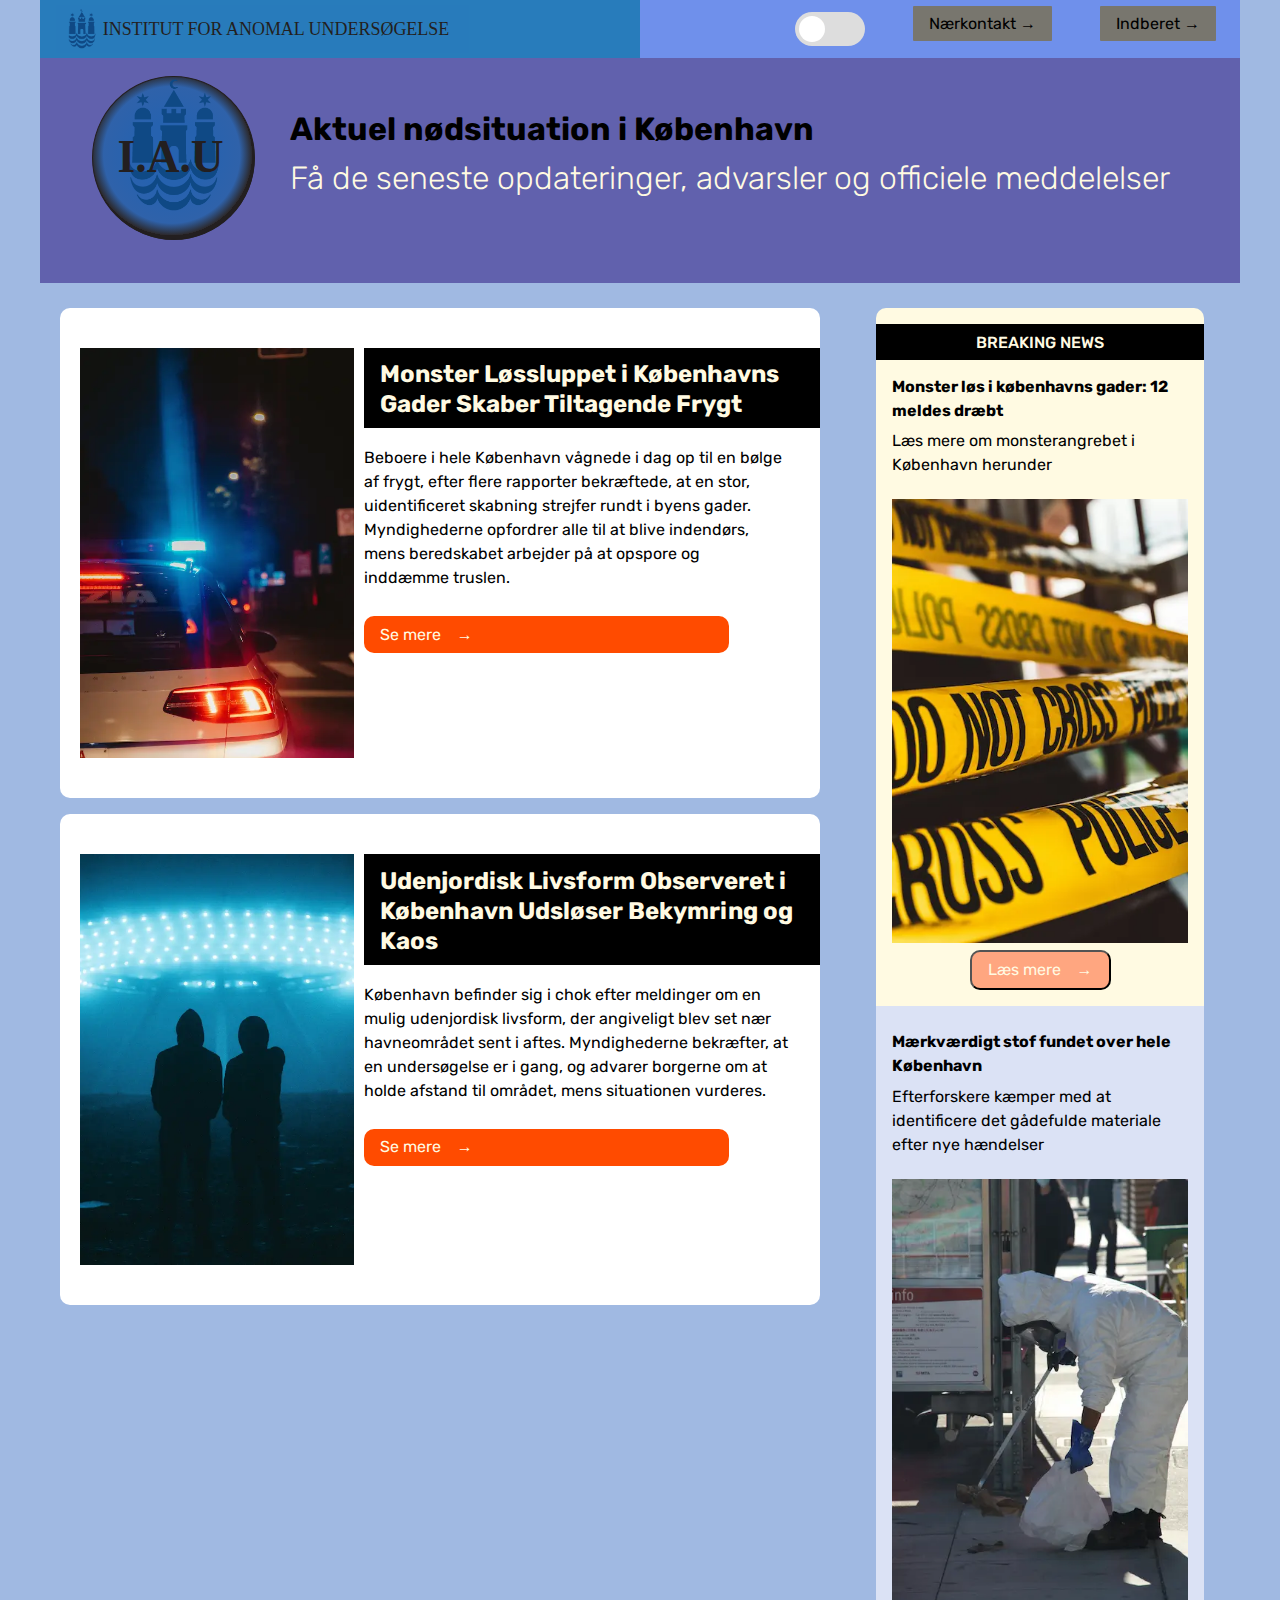
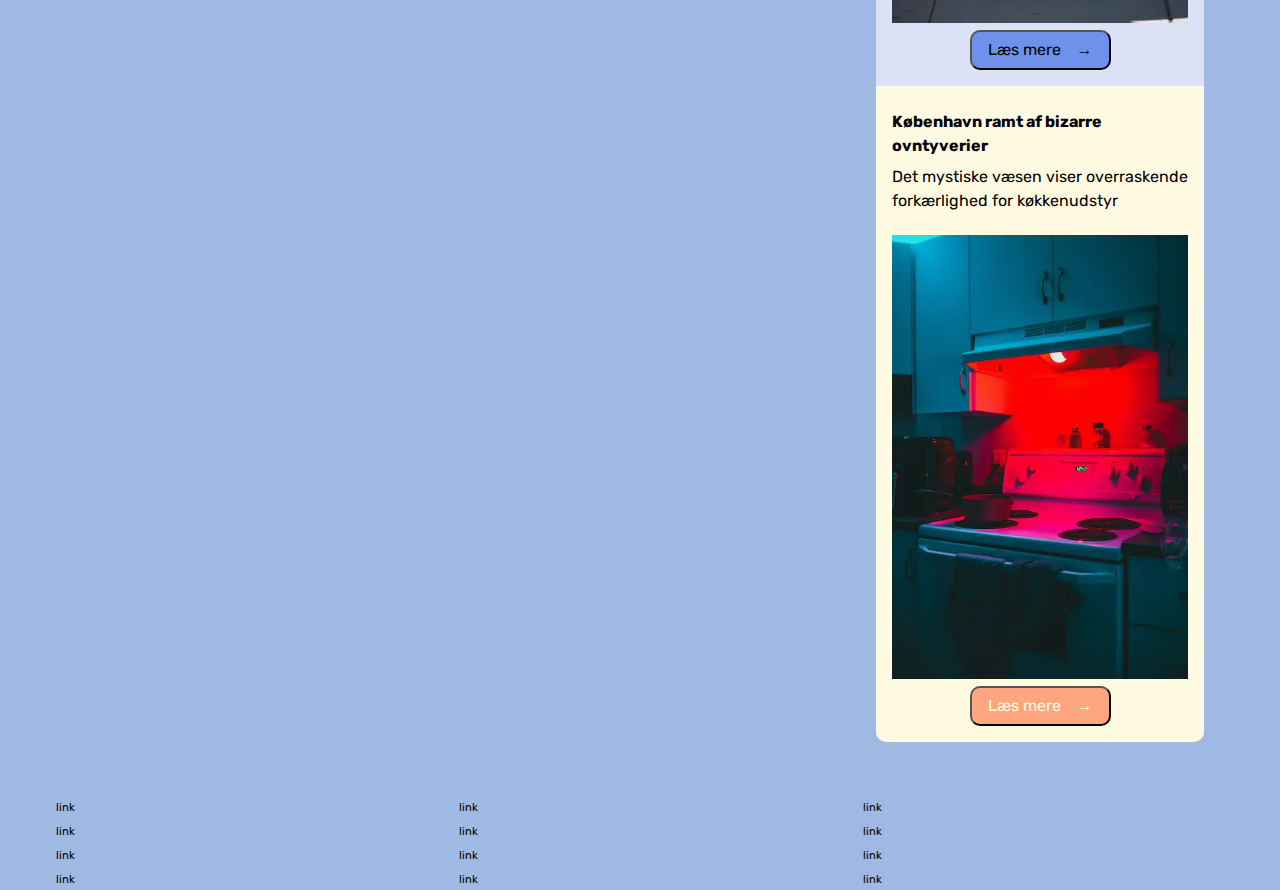
<file: index.html>
<!DOCTYPE html>
<html lang="en">
  <head>
    <meta charset="UTF-8" />
    <meta http-equiv="X-UA-Compatible" content="IE=edge" />
    <meta name="viewport" content="width=device-width, initial-scale=1.0" />
    <link rel="stylesheet" href="css/reset.css" />
    <link rel="stylesheet" href="css/custom.css" />
    <link rel="stylesheet" href="css/fonts.css" />
    <link rel="stylesheet" href="css/general.css" />
    <link rel="stylesheet" href="css/layout.css" />
    <link rel="stylesheet" href="css/burger.css" />
    <link rel="stylesheet" href="css/cards.css" />
    <link rel="stylesheet" href="css/index.css" />
    <link rel="icon" type="image/png" href="img/fav.png" />
    <title>Emergency Site</title>
  </head>
  <body id="frontpage">
    <header>
      <nav>
        <div id="logotype-wrapper" class="logo">
          <a href="index.html">
            <img src="svger/Logotype-iau.svg" alt="logotype" />
          </a>
        </div>
        <ul class="menu">
          <div class="darkmode">
            <input type="checkbox" id="toggle" />
            <label for="toggle"></label>
          </div>
          <li><a class="menuItem" href="instruction.html">Nærkontakt </a></li>
          <li><a class="menuItem" href="register.html">Indberet</a></li>
        </ul>
        <button class="burger">
          <span class="line"></span>
          <span class="line"></span>
          <span class="line"></span>
        </button>
      </nav>
    </header>
    <section id="main-disclamer">
      <div id="main-disclamer-content">
        <img src="svger/Emblem3.svg" alt="ICON" />
        <div>
          <h1>Aktuel nødsituation i København</h1>
          <p class="sub">
            Få de seneste opdateringer, advarsler og officiele meddelelser
          </p>
        </div>
      </div>
    </section>
    <main>
      <section id="daily">
        <article class="daily_card">
          <img src="Billeder/politibil.webp" alt="teaser_img" />
          <div class="daily_text">
            <h2>
              Monster Løssluppet i Københavns Gader Skaber Tiltagende Frygt
            </h2>
            <p>
              Beboere i hele København vågnede i dag op til en bølge af frygt,
              efter flere rapporter bekræftede, at en stor, uidentificeret
              skabning strejfer rundt i byens gader. Myndighederne opfordrer
              alle til at blive indendørs, mens beredskabet arbejder på at
              opspore og inddæmme truslen.
            </p>
            <details name="moreInfo">
              <summary class="cta_btn">Se mere</summary>
              <div class="content">
                <p>
                  Vidneberetninger beskriver skabningen som tårnhøj, hurtig og i
                  stand til at glide gennem smalle passager med en foruroligende
                  lethed. Panikken har bredt sig hurtigt i bydele som Nørrebro
                  og Østerbro, hvor observationerne har været hyppigst. Byens
                  myndigheder kæmper for at følge med den konstante strøm af
                  opkald til alarmcentralen, og politipatruljer er blevet
                  fordoblet som en ekstra sikkerhedsforanstaltning. Skoler er
                  lukket før tid, den offentlige transport er stærkt forstyrret,
                  og mange beboere barrikaderer sig i deres hjem. Eksperter har
                  endnu ikke identificeret skabningen eller dens oprindelse, men
                  understreger, at dens uforudsigelige adfærd udgør en alvorlig
                  risiko for offentligheden. Mens eftersøgningen intensiveres,
                  holder København vejret, venter på svar – og håber, at
                  skabningen bliver standset, før mørket falder på.
                </p>
              </div>
            </details>
          </div>
        </article>
        <article class="daily_card">
          <img src="Billeder/ufo.webp" alt="teaser_img" />
          <div class="daily_text">
            <h2>
              Udenjordisk Livsform Observeret i København Udsløser Bekymring og
              Kaos
            </h2>
            <p>
              København befinder sig i chok efter meldinger om en mulig
              udenjordisk livsform, der angiveligt blev set nær havneområdet
              sent i aftes. Myndighederne bekræfter, at en undersøgelse er i
              gang, og advarer borgerne om at holde afstand til området, mens
              situationen vurderes.
            </p>
            <details>
              <summary class="cta_btn">Se mere</summary>
              <div class="content">
                <p>
                  Ifølge vidner dukkede en lysende, menneskelignende skikkelse
                  op langs kajkanten, før den hurtigt forsvandt i retning af
                  Amager. Observationen har skabt både frygt og fascination
                  blandt beboerne, men også en stigende uro, da politiet kort
                  efter afspærrede området og tilkaldte militært personel.
                  Nyhedsmedierne svømmer i spekulationer, og sociale medier er
                  oversvømmet med videoer og teorier om alt fra rumvæsener til
                  hemmelige eksperimenter. I kølvandet på hændelsen har flere
                  institutioner midlertidigt lukket, og transportnettet er
                  påvirket af afspærringer og intensiveret overvågning.
                  Eksperter understreger, at der endnu ikke foreligger
                  bekræftede oplysninger om livsformens natur eller intentioner,
                  men kalder episoden “uden fortilfælde” i dansk historie. Midt
                  i den voksende usikkerhed forsøger myndighederne at dæmpe
                  panikken – men for mange københavnere er det først nu, den
                  virkelige frygt er begyndt.
                </p>
              </div>
            </details>
          </div>
        </article>
      </section>

      <section id="breaking">
        <article class="news_card">
          <h3>Monster løs i københavns gader: 12 meldes dræbt</h3>
          <p>Læs mere om monsterangrebet i København herunder</p>
          <img src="Billeder/donotcross.webp" alt="news_img" />
          <button class="cta_btn" popovertarget="pop1">Læs mere</button>
          <div popover id="pop1">
            <p>
              København – Politiet efterforsker en række mystiske og brutale
              dødsfald i hovedstaden, hvor i alt tolv personer foreløbigt er
              bekræftet dræbt. Myndighederne beskriver gerningsmanden som et
              “ukendt væsen af ikke-menneskelig oprindelse” og advarer om, at
              der kan være et betydeligt mørketal. Flere øjenvidner har
              rapporteret om et stort, krabbelignende monster, der bevæger sig
              gennem byens gader efter mørkets frembrud. Politiet opfordrer
              borgerne til at forblive indendørs og undgå at færdes alene om
              natten, mens man arbejder intenst på at opspore og neutralisere
              truslen.
            </p>
          </div>
        </article>

        <article class="news_card">
          <h3>Mærkværdigt stof fundet over hele København</h3>
          <p>
            Efterforskere kæmper med at identificere det gådefulde materiale
            efter nye hændelser
          </p>
          <img src="Billeder/hazmat.webp" alt="news_img" />
          <button class="cta_btn" popovertarget="pop2">Læs mere</button>
          <div popover id="pop2">
            <p>
              Det uidentificerede væsen, der i de seneste dage har skabt uro i
              København, efterlader nu et endnu større mysterium: et ukendt,
              skinnende stof fundet på flere gerningssteder. Ifølge politiets
              teknikere pulserer materialet svagt, som om det er levende, og det
              reagerer usædvanligt på lys og varme. Prøver er sendt til analyse,
              men foreløbige tests kan hverken be- eller afkræfte, om stoffet er
              biologisk, kemisk eller noget helt tredje. Myndighederne opfordrer
              borgerne til straks at kontakte politiet, hvis de støder på det
              mærkelige materiale—og absolut ikke røre det.
            </p>
          </div>
        </article>
        <article class="news_card">
          <h3>København ramt af bizarre ovntyverier</h3>
          <p>
            Det mystiske væsen viser overraskende forkærlighed for køkkenudstyr
          </p>
          <img src="Billeder/ovn.webp" alt="news_img" />
          <button class="cta_btn" popovertarget="pop3">Læs mere</button>
          <div popover id="pop3">
            <p>
              Efter flere nætter med urovækkende hændelser står én ting nu klart
              for efterforskerne: det uidentificerede væsen, der bevæger sig
              rundt i København, ser ud til at have en helt særlig interesse i…
              ovne. Beboere fra både lejligheder og villaer har meldt om
              sporløst forsvundne komfurer, hvor eneste tegn på indbrud er den
              samme uforklarlige, glitrende substans, som væsenet tidligere har
              efterladt. Politiet kan endnu ikke forklare, hvorfor netop ovne er
              målet, men eksperter undersøger, om det mærkelige stof har en
              reaktion på varme, der måske tiltrækker væsenet. Borgere opfordres
              til at sikre deres køkkener og rapportere enhver usædvanlig
              aktivitet.
            </p>
          </div>
        </article>
      </section>
    </main>

    <footer>
      <nav class="some">
        <ul>
          <li><a href="">link</a></li>
          <li><a href="">link</a></li>
          <li><a href="">link</a></li>
          <li><a href="">link</a></li>
        </ul>
      </nav>
      <nav class="another">
        <ul>
          <li><a href="">link</a></li>
          <li><a href="">link</a></li>
          <li><a href="">link</a></li>
          <li><a href="">link</a></li>
        </ul>
      </nav>
      <nav class="yetanother">
        <ul>
          <li><a href="">link</a></li>
          <li><a href="">link</a></li>
          <li><a href="">link</a></li>
          <li><a href="">link</a></li>
        </ul>
      </nav>
    </footer>
    <script src="js/burger.js"></script>
    <script src="js/main.js"></script>
    <!-- <script src="js/main.js"></script> -->
  </body>
</html>
</file>
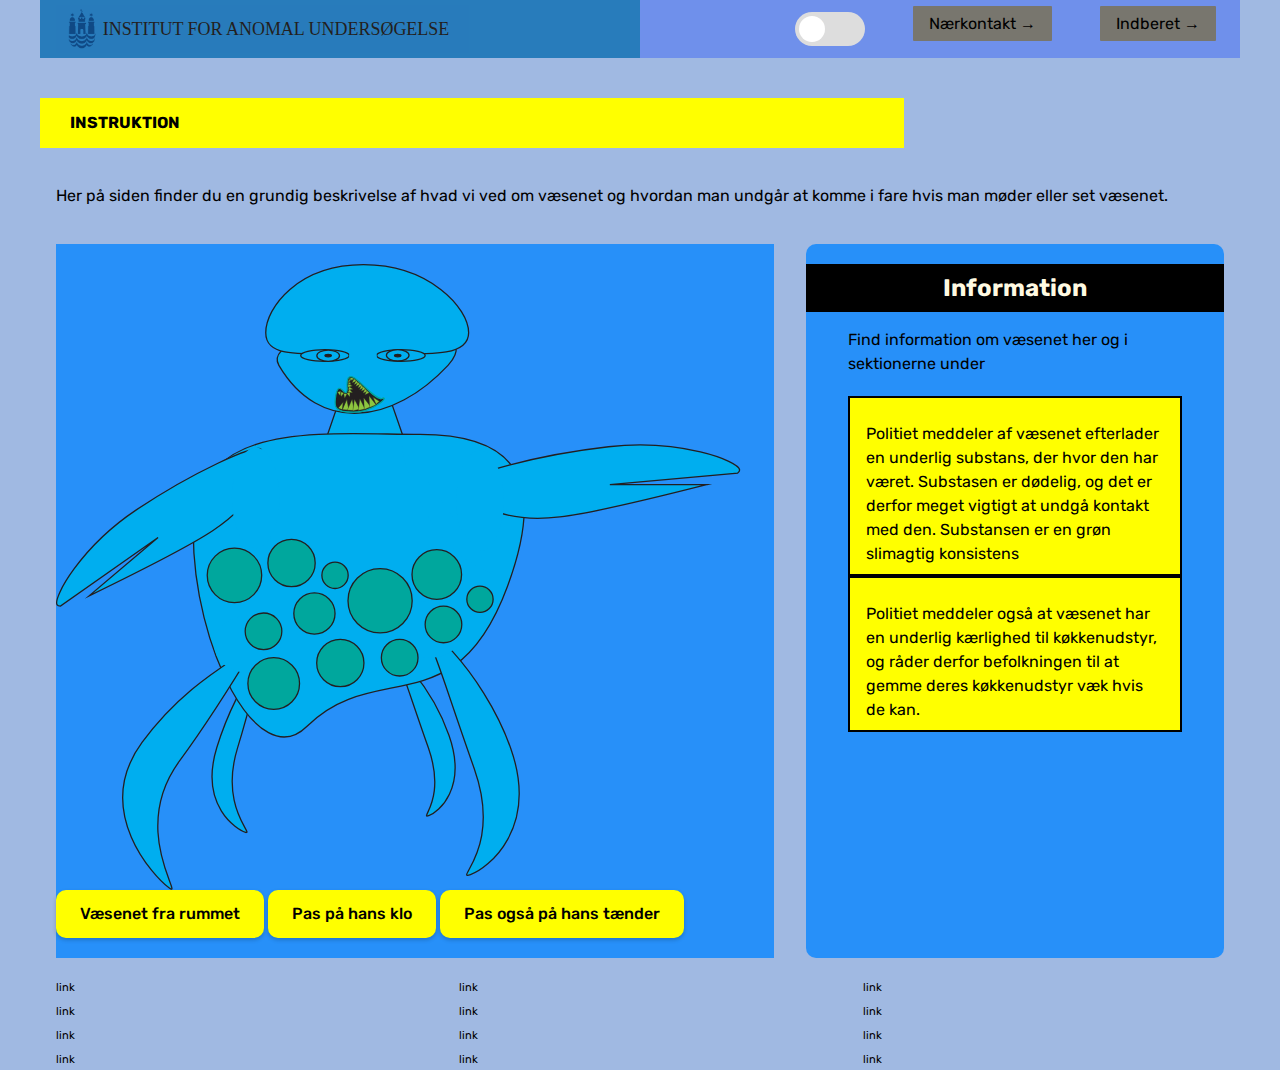
<file: instruction.html>
<!DOCTYPE html>
<html lang="en">
  <head>
    <meta charset="UTF-8" />
    <meta http-equiv="X-UA-Compatible" content="IE=edge" />
    <meta name="viewport" content="width=device-width, initial-scale=1.0" />
    <link rel="stylesheet" href="css/reset.css" />
    <link rel="stylesheet" href="css/custom.css" />
    <link rel="stylesheet" href="css/fonts.css" />
    <link rel="stylesheet" href="css/general.css" />
    <link rel="stylesheet" href="css/layout.css" />
    <link rel="stylesheet" href="css/burger.css" />
    <link rel="stylesheet" href="css/cards.css" />
    <link rel="stylesheet" href="css/infographic.css" />
    <link rel="icon" type="image/png" href="img/fav.png" />
    <title>Emergency Site</title>
  </head>
  <body id="instruction">
    <header>
      <nav>
        <div id="logotype-wrapper" class="logo">
          <a href="index.html">
            <img src="svger/Logotype-iau.svg" alt="logotype" />
          </a>
        </div>
        <ul class="menu">
          <div class="darkmode">
            <input type="checkbox" id="toggle" />
            <label for="toggle"></label>
          </div>
          <li><a class="menuItem" href="instruction.html">Nærkontakt </a></li>
          <li><a class="menuItem" href="register.html">Indberet</a></li>
        </ul>
        <button class="burger">
          <span class="line"></span>
          <span class="line"></span>
          <span class="line"></span>
        </button>
      </nav>
    </header>

    <main>
      <h1>INSTRUKTION</h1>
      <p class="p-info">
        Her på siden finder du en grundig beskrivelse af hvad vi ved om væsenet
        og hvordan man undgår at komme i fare hvis man møder eller set væsenet.
      </p>
      <section class="info-graphic">
        <svg
          id="Layer_1"
          data-name="Layer 1"
          xmlns="http://www.w3.org/2000/svg"
          viewBox="0 0 555.45 484.11"
        >
          <defs>
            <style>
              .cls-1 {
                stroke: #00a79d;
              }

              .cls-1,
              .cls-2,
              .cls-3,
              .cls-4,
              .cls-5,
              .cls-6 {
                stroke-miterlimit: 10;
              }

              .cls-1,
              .cls-4 {
                fill: #231f20;
              }

              .cls-2 {
                stroke-width: 0.5px;
              }

              .cls-2,
              .cls-3,
              .cls-7 {
                fill: #8dc63f;
              }

              .cls-2,
              .cls-3,
              .cls-4,
              .cls-5,
              .cls-6 {
                stroke: #231f20;
              }

              .cls-3 {
                stroke-width: 0.25px;
              }

              .cls-8,
              .cls-5 {
                fill: #00aeef;
              }

              .cls-6 {
                fill: #00a79d;
              }

              .cls-9 {
                fill: rgba(0, 167, 157, 0);
              }
            </style>
          </defs>
          <g id="Layer_1-2" data-name="Layer 1">
            <path
              class="cls-5"
              d="M146.67,439.66c-6.59-2.02-36.12-20.41-22.26-65.58s34.95-68.18,37.03-78.13c4.04-19.23-7.23,33.6-21.09,78.77-13.86,45.17,12.91,66.96,6.32,64.93h0Z"
            />
            <path
              class="cls-5"
              d="M288.33,426.81c-7.69,2.7,13.97-12-.27-52.53-14.24-40.54-19.15-57.1-23.22-65.42-7.89-16.09,24.97,15.35,39.21,55.89s-8.02,59.36-15.71,62.06h-.01Z"
            />
            <path
              class="cls-5"
              d="M260.48,156.81h-42.83c-6.6,0-12-5.4-12-12l14.54-42.11c0-6.6-9.14-12.72-2.54-12.72h42.83c6.6,0-1.94,7.98-1.94,14.58l13.94,40.25c0,6.6-5.4,12-12,12Z"
            />
            <path
              class="cls-5"
              d="M349.23,249.43c-39.94,108.15-102.11,55.57-155.01,108.15-38.09,37.86-88.05-61.61-88.05-150.05s100.76-75.7,175.35-75.7,98.36,34.63,67.72,117.6h-.01Z"
            />
            <path
              class="cls-5"
              d="M87.65,482.73c-11.47-8.42-60.05-59.5-21.08-112.58,38.97-53.09,84.52-68.38,91.33-80.87,13.18-24.16-23.35,42.07-62.32,95.15-38.97,53.09,3.54,106.72-7.93,98.3h0Z"
            />
            <path
              class="cls-5"
              d="M320.62,472.38c-13.43,4.72,24.86-19.6,3.02-81.73-21.83-62.13-29.17-87.57-35.64-100.25-12.51-24.52,41.97,22.22,63.81,84.35,21.83,62.13-17.76,92.9-31.19,97.62h0Z"
            />
            <ellipse
              class="cls-8"
              cx="289.61"
              cy="282.54"
              rx="25.98"
              ry="22.03"
            />
            <ellipse
              class="cls-8"
              cx="148.26"
              cy="294.16"
              rx="25.98"
              ry="22.03"
            />
            <path
              class="cls-5"
              d="M303.25,78.38c-42.25,45.35-99.36,53.41-130.82,0-19.09-32.41,173.89-46.22,130.82,0Z"
            />
            <path
              class="cls-5"
              d="M319.22,53.15c0,19.15-30.53,16.7-81.39,16.7s-75.56,2.45-75.56-16.7S186.98.5,237.84.5s81.39,33.5,81.39,52.65h0Z"
            />
            <ellipse
              class="cls-5"
              cx="208.06"
              cy="70.81"
              rx="18.73"
              ry="4.51"
            />
            <ellipse class="cls-5" cx="210.55" cy="70.94" rx="8.76" ry="4.37" />
            <ellipse class="cls-4" cx="210.55" cy="70.81" rx="2.48" ry=".96" />
            <ellipse
              class="cls-5"
              cx="266.85"
              cy="70.81"
              rx="18.73"
              ry="4.51"
            />
            <ellipse class="cls-5" cx="264.36" cy="70.68" rx="8.76" ry="4.37" />
            <ellipse class="cls-4" cx="264.36" cy="70.81" rx="2.48" ry=".96" />
            <rect
              class="cls-8"
              x="226.79"
              y="53.15"
              width="21.34"
              height="33.94"
            />
            <path
              class="cls-1"
              d="M252.3,103.99c6.42-1.98-7.18,10.67-22.03,10.67s-14.95-4.06-14.14-10.74c2.35-19.28,9.61,5.52,9.09-9.33-.77-22.07,19.3,11.79,27.09,9.39h0Z"
            />
            <polygon
              class="cls-2"
              points="225.05 104.46 226.72 113.12 221.36 112.77 225.05 104.46 225.05 104.46"
            />
            <polygon
              class="cls-3"
              points="229.06 104.71 230.73 113.37 225.36 113.02 229.06 104.71 229.06 104.71"
            />
            <polygon
              class="cls-3"
              points="230.91 104.54 234.9 112.4 229.64 113.54 230.91 104.54 230.91 104.54"
            />
            <polygon
              class="cls-3"
              points="235.08 104.28 239.07 112.15 233.81 113.29 235.08 104.28 235.08 104.28"
            />
            <polygon
              class="cls-3"
              points="238.03 103.46 243.47 110.41 238.53 112.54 238.03 103.46 238.03 103.46"
            />
            <polygon
              class="cls-3"
              points="242.15 101.96 247.59 108.91 242.65 111.04 242.15 101.96 242.15 101.96"
            />
            <polygon
              class="cls-2"
              points="222.28 106.5 221.6 112.79 218.15 111.52 222.28 106.5 222.28 106.5"
            />
            <polygon
              class="cls-2"
              points="244.92 102.78 250.26 106.16 247.6 108.7 244.92 102.78 244.92 102.78"
            />
            <path
              class="cls-5"
              d="M428.48,170.64h75.17c-18.72,4.77-85.6,21.84-113.84,25.04-55.07,6.25-73.44-18.57-74.22-25.44s56.78-22.61,111.85-28.86,100.63,10.99,101.41,17.86c.09.78-.41,1.63-1.49,2.53l-98.89,8.87h0Z"
            />
            <polygon
              class="cls-3"
              points="220.05 102.18 217.75 99.22 220.22 98.28 220.05 102.18 220.05 102.18"
            />
            <polygon
              class="cls-3"
              points="220.58 102.74 220.22 99.01 222.81 99.53 220.58 102.74 220.58 102.74"
            />
            <polygon
              class="cls-3"
              points="223.32 103.8 222.54 100.13 225.17 100.36 223.32 103.8 223.32 103.8"
            />
            <polygon
              class="cls-3"
              points="227.37 102.91 224.91 100.08 227.32 99.01 227.37 102.91 227.37 102.91"
            />
            <polygon
              class="cls-3"
              points="229.53 99.59 225.81 99.12 226.89 96.71 229.53 99.59 229.53 99.59"
            />
            <polygon
              class="cls-3"
              points="229.86 96.92 226.14 97.42 226.57 94.82 229.86 96.92 229.86 96.92"
            />
            <polygon
              class="cls-3"
              points="229.49 94.47 225.85 95.37 225.99 92.73 229.49 94.47 229.49 94.47"
            />
            <polygon
              class="cls-3"
              points="228.56 93.12 225.95 93.25 226.51 91.3 228.56 93.12 228.56 93.12"
            />
            <polygon
              class="cls-3"
              points="228.03 91.61 225.89 91.72 226.35 90.13 228.03 91.61 228.03 91.61"
            />
            <polygon
              class="cls-3"
              points="229.09 90.1 229.41 88.2 230.62 88.8 229.09 90.1 229.09 90.1"
            />
            <polygon
              class="cls-3"
              points="228.32 90.35 226.19 90.46 226.64 88.87 228.32 90.35 228.32 90.35"
            />
            <polygon
              class="cls-3"
              points="228.69 89.86 226.65 89.21 227.63 87.88 228.69 89.86 228.69 89.86"
            />
            <polygon
              class="cls-7"
              points="228.73 90.16 228.05 88.14 229.7 88.14 228.73 90.16 228.73 90.16"
            />
            <polygon
              class="cls-3"
              points="228.95 92.15 230.57 88.77 232.51 90.56 228.95 92.15 228.95 92.15"
            />
            <polygon
              class="cls-3"
              points="230.48 93.41 232.11 90.03 234.05 91.82 230.48 93.41 230.48 93.41"
            />
            <polygon
              class="cls-3"
              points="231.77 94.68 233.4 91.3 235.34 93.09 231.77 94.68 231.77 94.68"
            />
            <polygon
              class="cls-3"
              points="233.43 95.91 235.06 92.53 237 94.32 233.43 95.91 233.43 95.91"
            />
            <polygon
              class="cls-3"
              points="234.66 97.23 236.28 93.85 238.22 95.64 234.66 97.23 234.66 97.23"
            />
            <polygon
              class="cls-3"
              points="236.08 98.43 237.7 95.05 239.64 96.84 236.08 98.43 236.08 98.43"
            />
            <polygon
              class="cls-3"
              points="237.46 99.97 239.08 96.59 241.02 98.38 237.46 99.97 237.46 99.97"
            />
            <polygon
              class="cls-3"
              points="238.81 101.28 240.43 97.89 242.38 99.68 238.81 101.28 238.81 101.28"
            />
            <path
              class="cls-5"
              d="M78.96,211.59l-53.34,45.14c16.14-7.86,73.86-35.9,95.83-50.58,42.84-28.63,40.97-57.28,37.4-62.62s-53.87,18.05-96.71,46.68S-2.7,258.43.88,263.77c.41.61,1.27.91,2.57.9l75.51-53.08h0Z"
            />
            <ellipse
              class="cls-8"
              cx="327.99"
              cy="183.12"
              rx="18.45"
              ry="38.9"
            />
            <ellipse
              class="cls-8"
              cx="154.53"
              cy="180.92"
              rx="18.45"
              ry="38.9"
            />
            <path
              class="cls-8"
              d="M266.85,140.05c4.93,23.25,19.1,72.43,61.14,95.04,3.47,1.87,7.2,3.59,11.22,5.11"
            />
            <circle class="cls-6" cx="219.95" cy="308.66" r="18.27" />
            <circle class="cls-6" cx="168.43" cy="324.55" r="19.98" />
            <circle class="cls-6" cx="160.53" cy="284.15" r="14.17" />
            <circle class="cls-6" cx="265.88" cy="304.57" r="14.17" />
            <circle class="cls-6" cx="299.75" cy="278.85" r="14.17" />
            <circle class="cls-6" cx="138.06" cy="240.87" r="21.06" />
            <circle class="cls-6" cx="199.92" cy="270.37" r="15.94" />
            <circle class="cls-6" cx="250.72" cy="260.52" r="24.83" />
            <circle class="cls-6" cx="182.21" cy="231.27" r="18.3" />
            <circle class="cls-6" cx="215.86" cy="240.87" r="10.17" />
            <circle class="cls-6" cx="294.58" cy="240.2" r="19.17" />
            <circle class="cls-6" cx="327.99" cy="259.37" r="10.17" />
          </g>
          <g id="hotspot">
            <circle class="cls-9" cx="228.88" cy="277.94" r="46.67" />
          </g>
          <g id="hotspot_2" data-name="hotspot 2">
            <ellipse
              class="cls-9"
              cx="233.38"
              cy="111.06"
              rx="33.47"
              ry="28.99"
            />
          </g>
          <g id="hotspot_4" data-name="hotspot 4">
            <circle class="cls-9" cx="508.17" cy="160.82" r="47.28" />
          </g>
        </svg>
        <button>Væsenet fra rummet</button>
        <button>Pas på hans klo</button>
        <button>Pas også på hans tænder</button>
      </section>
      <section class="info-text">
        <h2>Information</h2>
        <article>
          <p class="placeholder">
            Find information om væsenet her og i sektionerne under
          </p>
        </article>
        <aside id="efficiency" class="info-box">
          Politiet meddeler af væsenet efterlader en underlig substans, der hvor
          den har været. Substasen er dødelig, og det er derfor meget vigtigt at
          undgå kontakt med den. Substansen er en grøn slimagtig konsistens
        </aside>
        <aside id="requirement" class="info-box">
          Politiet meddeler også at væsenet har en underlig kærlighed til
          køkkenudstyr, og råder derfor befolkningen til at gemme deres
          køkkenudstyr væk hvis de kan.
        </aside>
      </section>
    </main>

    <footer>
      <nav class="some">
        <ul>
          <li><a href="">link</a></li>
          <li><a href="">link</a></li>
          <li><a href="">link</a></li>
          <li><a href="">link</a></li>
        </ul>
      </nav>
      <nav class="another">
        <ul>
          <li><a href="">link</a></li>
          <li><a href="">link</a></li>
          <li><a href="">link</a></li>
          <li><a href="">link</a></li>
        </ul>
      </nav>
      <nav class="yetanother">
        <ul>
          <li><a href="">link</a></li>
          <li><a href="">link</a></li>
          <li><a href="">link</a></li>
          <li><a href="">link</a></li>
        </ul>
      </nav>
    </footer>
    <script src="js/burger.js"></script>
    <!-- <script src="js/main.js"></script> -->
    <script src="js/instruction.js"></script>
    <script src="js/main.js"></script>
  </body>
</html>
</file>
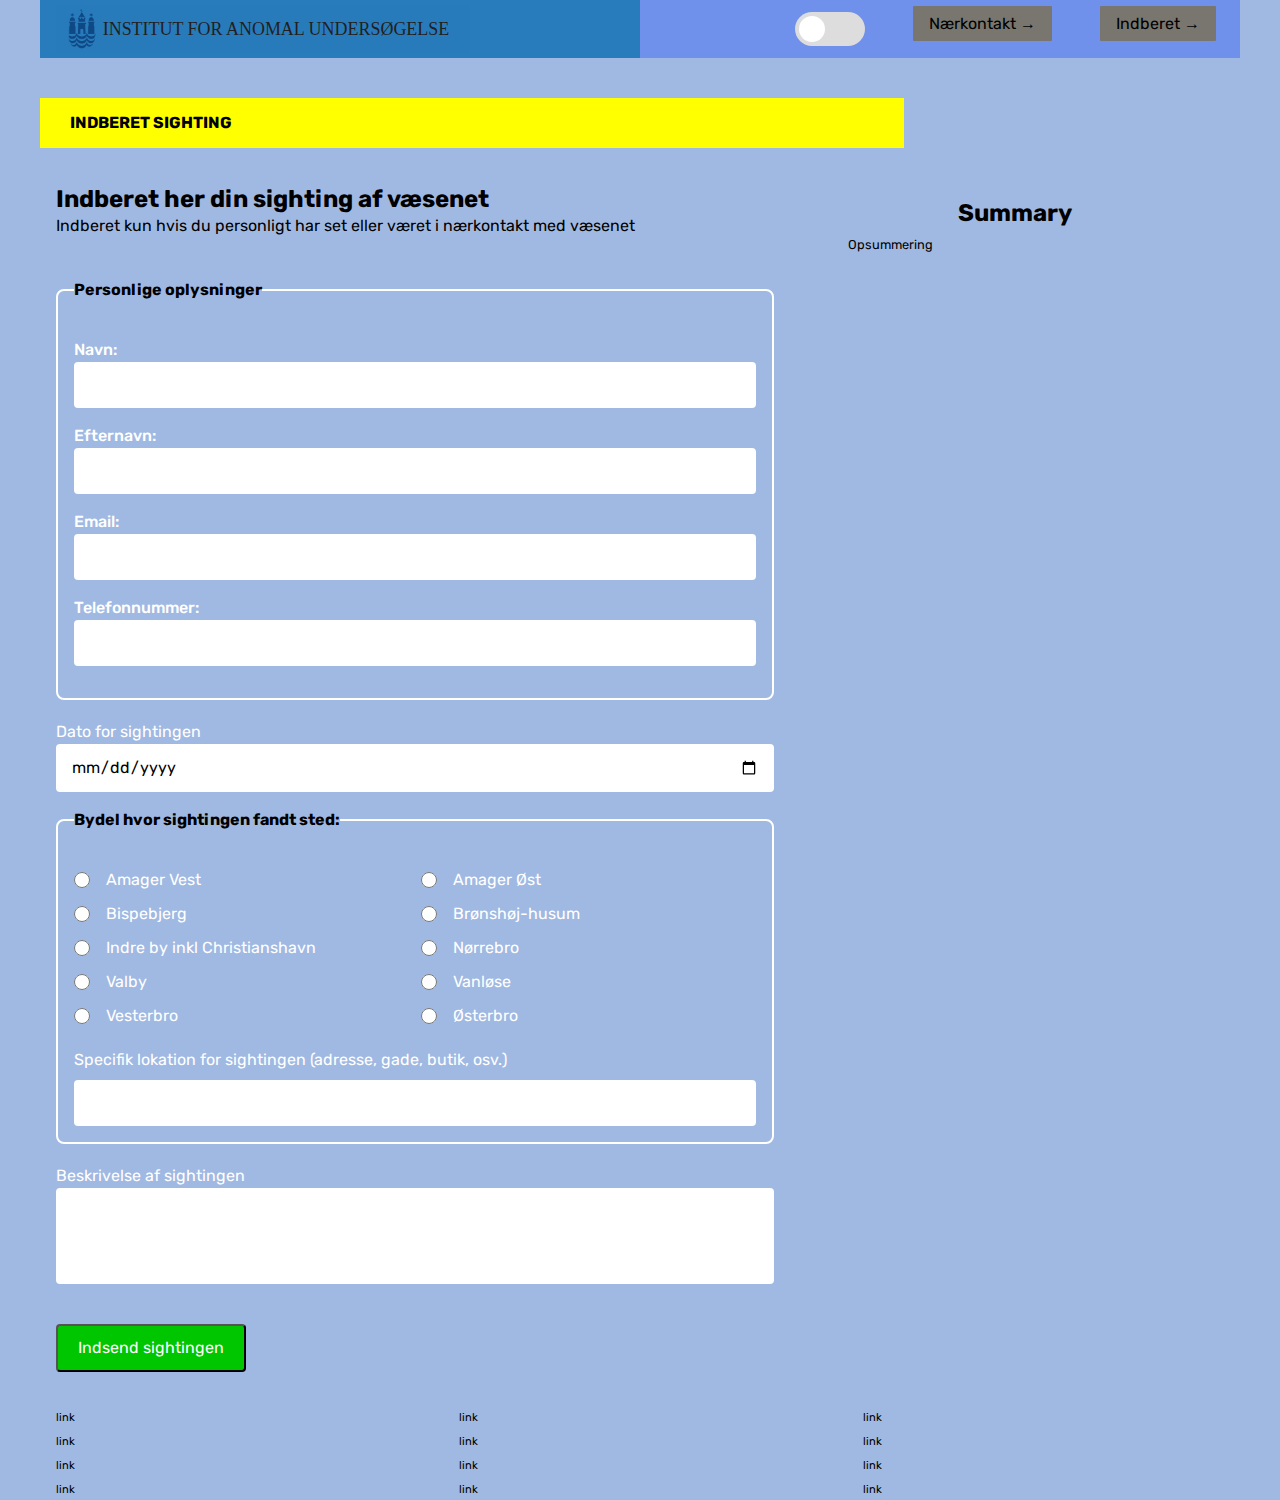
<file: register.html>
<!DOCTYPE html>
<html lang="en">
  <head>
    <meta charset="UTF-8" />
    <meta http-equiv="X-UA-Compatible" content="IE=edge" />
    <meta name="viewport" content="width=device-width, initial-scale=1.0" />
    <link rel="stylesheet" href="css/reset.css" />
    <link rel="stylesheet" href="css/custom.css" />
    <link rel="stylesheet" href="css/fonts.css" />
    <link rel="stylesheet" href="css/general.css" />
    <link rel="stylesheet" href="css/layout.css" />
    <link rel="stylesheet" href="css/burger.css" />
    <link rel="stylesheet" href="css/cards.css" />
    <link rel="stylesheet" href="css/forms.css" />
    <link rel="icon" type="image/png" href="img/fav.png" />
    <title>Emergency Site</title>
  </head>
  <body id="register">
    <header>
      <nav>
        <div id="logotype-wrapper" class="logo">
          <a href="index.html">
            <img src="svger/Logotype-iau.svg" alt="logotype" />
          </a>
        </div>

        <ul class="menu">
          <div class="darkmode">
            <input type="checkbox" id="toggle" />
            <label for="toggle"></label>
          </div>
          <li><a class="menuItem" href="instruction.html">Nærkontakt </a></li>
          <li><a class="menuItem" href="register.html">Indberet</a></li>
        </ul>
        <button class="burger">
          <span class="line"></span>
          <span class="line"></span>
          <span class="line"></span>
        </button>
      </nav>
    </header>

    <main>
      <h1>INDBERET SIGHTING</h1>
      <section id="form-section">
        <article id="form-info">
          <h2>Indberet her din sighting af væsenet</h2>
          <p class="indberet-margin">
            Indberet kun hvis du personligt har set eller været i nærkontakt med
            væsenet
          </p>
        </article>

        <form id="webform">
          <fieldset>
            <legend>Personlige oplysninger</legend>
            <div class="form-row">
              <div class="form-field">
                <label for="Navn"> Navn: </label>
                <input type="text" id="Navn" name="Navn" required />
              </div>
              <div class="form-field">
                <label for="Efternavn"> Efternavn: </label>
                <input type="text" id="Efternavn" name="Efternavn" required />
              </div>

              <div class="form-field">
                <label for="Email">Email:</label>
                <input type="email" id="Email" name="Email" required />
              </div>
              <div class="form-field">
                <label for="Tlf">Telefonnummer:</label>
                <input type="tel" id="Tlf" name="Tlf" required />
              </div>
            </div>
          </fieldset>
          <div class="Dato-style">
            <label for="dato">Dato for sightingen</label>
            <input type="date" id="dato" name="dato" required />
          </div>

          <fieldset class="bydel-grid">
            <legend>Bydel hvor sightingen fandt sted:</legend>
            <div class="bydel-options">
              <input
                type="radio"
                id="amager-vest"
                name="bydel"
                value="amager-vest"
                required
              />
              <label for="amager-vest">Amager Vest</label>

              <input
                type="radio"
                id="amager-ost"
                name="bydel"
                value="amager-ost"
              />
              <label for="amager-ost">Amager Øst</label>

              <input
                type="radio"
                id="bispebjerg"
                name="bydel"
                value="bispebjerg"
              />
              <label for="bispebjerg">Bispebjerg</label>

              <input
                type="radio"
                id="bronshoj-husum"
                name="bydel"
                value="bronshoj-husum"
              />
              <label for="bronshoj-husum">Brønshøj-husum</label>

              <input type="radio" id="indre-by" name="bydel" value="indre-by" />
              <label for="indre-by">Indre by inkl Christianshavn</label>

              <input type="radio" id="norrebro" name="bydel" value="norrebro" />
              <label for="norrebro">Nørrebro</label>

              <input type="radio" id="valby" name="bydel" value="valby" />
              <label for="valby">Valby</label>

              <input type="radio" id="vanlose" name="bydel" value="vanlose" />
              <label for="vanlose">Vanløse</label>

              <input
                type="radio"
                id="vesterbro"
                name="bydel"
                value="vesterbro"
              />
              <label for="vesterbro">Vesterbro</label>

              <input type="radio" id="osterbro" name="bydel" value="osterbro" />
              <label for="osterbro">Østerbro</label>
            </div>

            <div class="adresse-layout">
              <label for="Adresse"
                >Specifik lokation for sightingen (adresse, gade, butik,
                osv.)</label
              >
              <input type="text" id="Adresse" name="Adresse" />
            </div>
          </fieldset>
          <div class="textarea-style">
            <label for="Beskrivelse">Beskrivelse af sightingen</label>
            <textarea id="Beskrivelse" name="Beskrivelse" required></textarea>
          </div>

          <button type="submit">Indsend sightingen</button>
        </form>
      </section>
      <section id="form-summary">
        <h2>Summary</h2>
        <article>
          <p class="placeholder">Opsummering</p>
        </article>
      </section>
    </main>
    <footer>
      <nav class="some">
        <ul>
          <li><a href="">link</a></li>
          <li><a href="">link</a></li>
          <li><a href="">link</a></li>
          <li><a href="">link</a></li>
        </ul>
      </nav>
      <nav class="another">
        <ul>
          <li><a href="">link</a></li>
          <li><a href="">link</a></li>
          <li><a href="">link</a></li>
          <li><a href="">link</a></li>
        </ul>
      </nav>
      <nav class="yetanother">
        <ul>
          <li><a href="">link</a></li>
          <li><a href="">link</a></li>
          <li><a href="">link</a></li>
          <li><a href="">link</a></li>
        </ul>
      </nav>
    </footer>
    <script src="js/burger.js"></script>
    <script src="js/register.js"></script>
    <script src="js/main.js"></script>
    <!-- <script src="js/main.js"></script> -->
  </body>
</html>
</file>
<file: css/custom.css>
:root {
  /* Colours */
  --color-bg: light-dark(#a0b9e2, #353535); /* page background /*

  /* Header */
  --color-head-bg: #ff4b00;

  /* Logotype */
  --color-logotype-bg: light-dark(#000000, #fff);
  --color-text-logotype: #fffae2;
  --font-logotype-size: 2rem;

  /* Global menu */
  --color-menu-bg: light-dark(#6f90eb, #353535);
  /* Links */
  --color-link-bg: #78766e;
  --color-link-hover: #fff; /* used */
  --color-link-active: #99958f; /* used */
  --border-radius-links: 1px;

  /* Headlines og rubrik */
  --font-h1-size: 2rem;
  --font-sub1-size: 2rem;
  --font-h2-size: 1rem;
  --font-h3-size: 1rem;
  --color-headline-bg: #000000;
  --color-headline-text-page: #fffae2;

  /* Tekst */
  --color-text: #000;
  --color-text-inverted: #fffae2;

  /*  Marginer */
  --margin-head-bottom: 5px;

  /* Borders */
  --border-radius: 10px;

  /* Cards */
  --color-card-bg: light-dark(#ffffff, #8d8d8d);
  --color-cta-card-bg: light-dark(#ff4b00, #d1a0a0);
  /* news-cards */
  --color-news-bg: light-dark(#fffae2, #8d8d8d);
  --color-news-bg-inverted: light-dark(#dbe2f5, #b5b5b5);
  --color-cta-newscard-bg: #ffa680;
  --color-cta-newscard-bg-inverted: light-dark(#6f90eb, #d1a0a0);

  /* Fonts */
  --font-family-sans: "rubik", ui-sans-serif;
  --font-weight-light: 300;
  --font-weight-regular: 400;
  --font-weight-medium: 500;
  --font-weight-bold: 700;

  /* Text sizes */
  --logotype-size: 1rem;
  --headline1-size: 2rem;
  --headline2-size: 1.5rem;
  --headline3-size: 1rem;
  --bodytext-size: 1rem;
  --cta-text-size: 1rem;
  --followup-text-size: 1rem;
  --form-submit-size: 1rem;

  /* Infographics */
  --color-info-bg: #676161;
  --color-infobox-1-bg: #cfcec6;
  --color-infobox-2-bg: #969995;
}

html.dark {
  color-scheme: dark;
}
</file>
<file: css/fonts.css>
@font-face {
  font-family: "Rubik";
  src: url("../fonts/Rubik-VariableFont_wght.woff2") format("woff2"), url("/fonts/Rubik-Regular.woff") format("woff");
  font-weight: var(--font-weight-regular);
  font-style: normal;
}

@font-face {
  font-family: "Rubik";
  src: url("../fonts/Rubik-VariableFont_wght.woff2") format("woff2");
  font-weight: var(--font-weight-bold);
  font-style: normal;
}

@font-face {
  font-family: "Rubik";
  src: url("../fonts/Rubik-VariableFont_wght.woff2") format("woff2");
  font-weight: var(--font-weight-light);
  font-style: normal;
}
@font-face {
  font-family: "Rubik";
  src: url("../fonts/Rubik-VariableFont_wght.woff2") format("woff2");
  font-weight: var(--font-weight-medium);
  font-style: normal;
}
</file>
<file: css/general.css>
html {
  color-scheme: light;
  font-family: var(--font-family-sans);
  color: var(--color-text);
  background-color: var(--color-bg);
}
html.dark {
  color-scheme: dark;
}
header {
  height: min-content;
}

#main-disclamer {
  height: 225px;
  background-color: rgb(97, 97, 173);
  display: flex;
  justify-content: flex-start;
  align-items: center;
  padding-left: 2rem;
  padding-bottom: 2%;
  margin-bottom: var(--margin-head-bottom);
}

#main-disclamer-content {
  display: flex;
  column-gap: 1rem;
}

main section {
  padding: 20px;
  border-radius: var(--border-radius);
}

h1 {
  font-size: var(--font-h1-size);
  font-weight: var(--font-weight-bold);
  color: black;
  margin: 5px 0;
  line-height: 1.3rem;
  text-align: left;
}

#instruction h1,
#register h1 {
  margin: 40px 0 20px 0;
  padding: 15px 30px;
  background-color: yellow;
  font-size: var(--font-h2-size);
}

#instruction p {
  grid-column: 1/-1;
  margin-bottom: 20px;
  font-size: var(--font-h2-size);
  line-height: 1.5rem;
}

.sub {
  font-size: var(--font-sub1-size);
  font-weight: var(--font-weight-light);
  color: var(--color-text-inverted);
}

h2 {
  font-size: var(--headline2-size);
}

h3 {
  font-size: var(--headline3-size);
}

main > h1 {
  width: calc(80% - 6rem);
}

/* NAVIGATION STRUCTURES */
header > nav {
  height: 100%;
  background-color: var(--color-menu-bg);
}

nav ul {
  list-style: none;
}

a {
  font-family: var(--font-family-sans);
}

nav a {
  text-decoration: none;
  color: var(--color-text);
}

/* Måske skal du lave en ny regel for logotype-wrapper, når du har lavet din logotype */
#logotype-wrapper {
  background-color: #287cbb;
  display: flex;
  justify-content: flex-start;
  align-items: center;
  height: 3.6rem;
}

#logotype-wrapper > a {
  color: var(--color-text-logotype);
  font-size: var(--font-logotype-size);
  font-weight: var(--font-weight-medium);
  width: max-content;
  margin-left: 1rem;
  display: flex;
  align-items: center;
  height: 100%;
}

#logotype-wrapper img {
  height: 3rem; /* Fits within 3.6rem wrapper */
  width: auto;
  display: block;
}
#logotype-wrapper > a:hover {
  background-color: #287cbb; /* Same as wrapper */
}

/* Global menu */
header nav li a {
  margin: 1.5rem;
  background-color: var(--color-link-bg);
  color: var(--color-text);
  font-size: var(--followup-text-size);
  padding: 0.5rem 1rem;
  border-radius: var(--border-radius-links);
}

/* Pilen efter menu-tekst */
header > nav li > a:after {
  content: " \2192";
}

/* Global menu hover effekt - Lav den om til det, du synes */
nav a:hover {
  background-color: var(--color-link-hover);
}

nav a:active {
  background-color: var(--color-link-active);
}

/* FOOTER */
footer a {
  font-size: 0.7rem;
}

/*dark mode toggle switch*/
.darkmode input[type="checkbox"] {
  display: none;
}

.darkmode {
  position: relative;
  display: inline-block;
  width: 70px;
  height: 34px;
  margin: 0 1.5rem;
}

.darkmode label {
  position: absolute;
  cursor: pointer;
  top: 0;
  left: 0;
  right: 0;
  bottom: 0;
  background-color: #ddd;
  transition: 0.4s;
  border-radius: 34px;
  display: flex;
  align-items: center;
  padding: 0 6px;
}

.darkmode label:after {
  content: "☀️";
  position: absolute;
  font-size: 18px;
  left: 8px;
  transition: 0.4s;
}

.darkmode label:before {
  content: "";
  position: absolute;
  height: 26px;
  width: 26px;
  left: 4px;
  bottom: 4px;
  background-color: white;
  transition: 0.4s;
  border-radius: 50%;
  z-index: 1;
}

.darkmode input:checked + label {
  background-color: #333;
}

.darkmode input:checked + label:after {
  content: "🌙";
  left: auto;
  right: 8px;
}

.darkmode input:checked + label:before {
  transform: translateX(36px);
}

/*dark mode toggle switch end*/

/* Info-graphic knapper */
.info-graphic button {
  background-color: yellow;
  color: black;
  border: none;
  padding: 12px 24px;
  font-size: 1rem;
  font-weight: var(--font-weight-medium);
  border-radius: var(--border-radius);
  cursor: pointer;
  transition: all 0.3s ease;
  font-family: var(--font-family-sans);
  box-shadow: 0 2px 4px rgba(0, 0, 0, 0.2);
}

.info-graphic button:hover {
  background-color: var(--color-cta-newscard-bg);
  transform: translateY(-2px);
  box-shadow: 0 4px 8px rgba(0, 0, 0, 0.3);
}

.info-graphic button:active {
  transform: translateY(0);
  box-shadow: 0 2px 4px rgba(0, 0, 0, 0.2);
}

.info-graphic button.active {
  background-color: var(--color-menu-bg);
  box-shadow: 0 0 0 3px rgba(111, 144, 235, 0.3);
}
/* Dark mode adjustments for instruction and register pages */

/* Headings on instruction and register pages */
#instruction h1,
#register h1 {
  background-color: light-dark(yellow, #6b6a6a);
  color: light-dark(black, white);
}

/* Main disclaimer section */
#main-disclamer {
  background-color: light-dark(rgb(97, 97, 173), #2d2d5c);
}

/* Paragraph text on instruction page */
#instruction p {
  color: light-dark(black, white);
}

/* Info-graphic buttons dark mode */
.info-graphic button {
  background-color: light-dark(yellow, #ffa500);
  color: light-dark(black, white);
}

.info-graphic button:hover {
  background-color: light-dark(var(--color-cta-newscard-bg), #ff8c00);
}

.info-graphic button.active {
  background-color: light-dark(var(--color-menu-bg), #5a7bc9);
  color: white;
}

.info-graphic {
  background-color: light-dark(#2790f9, #1a5276);
}
.info-text {
  background-color: light-dark(#2790f9, #2d2d2d);
}

.info-text h2,
.info-text p {
  color: light-dark(black, white);
}
</file>
<file: css/layout.css>
/* LAYOUT FOR MAIN CONTENT */
body {
  display: grid;
  grid-template-rows: auto 1fr auto;
  height: 100vh;
  max-width: 1200px;
  margin: 0 auto;
}
main {
  display: grid;
  row-gap: 1rem;
}
main > *:not(:first-child) {
  margin: 0 1rem;
}
main {
  grid-template-rows: min-content min-content 1fr min-content;
}
#instruction main {
  grid-template-rows: min-content min-content min-content 1fr min-content;
}
/* LAYOUT FOR HEADER AND FOOTER */
footer {
  display: grid;
  gap: 10px;
}
header nav,
footer nav {
  display: flex;
  justify-content: space-between;
  align-items: center;
}
header nav > * {
  flex: 1;
}
nav ul {
  display: flex;
  justify-content: flex-end;
}
header ul {
  height: 100%;
  width: clamp(175px, 50%, 300px);
}
footer ul {
  flex-direction: column;
  padding-left: 1rem;
}

/* LAYOUT FOR SECTIONS */
#daily,
#breaking {
  display: grid;
}
#daily {
  grid-template-rows: repeat(2, minmax(200px, min-content));
  gap: 1rem;
}
#breaking {
  grid-template-rows: repeat(auto-fit, minmax(50px, min-content));
  gap: 0;
}

@media (width > 600px) {
  #frontpage > main {
    grid-template-columns: 6fr 3fr;
    grid-template-rows: auto 1fr auto;
  }
  #instruction > main,
  #register > main {
    grid-template-columns: 5fr 3fr;
    grid-template-rows: auto auto 1fr auto;
  }

  .qr {
    order: 1;
  }

  h1 {
    grid-column: 1 / -1;
  }
  footer {
    grid-template-columns: 1fr 1fr 1fr;
  }
}
</file>
<file: css/burger.css>
.burger {
  width: 30px;
  height: 20px;
  cursor: pointer;
}

.burger .line {
  display: block;
  width: 100%;
  height: 2px;
  background-color: #333333;
  margin-bottom: 5px;
  transition: 0.2s linear;
}
.burger {
  display: none;
}
@media screen and (width < 800px) {
  .menu {
    display: none;
  }
  .logo {
    flex: 0 0 50vw;
  }
  .burger {
    display: block;
    background-color: transparent;
    border: 0;
    flex: 0 0 auto;
    margin: 0 20px;
  }
  .burger.active .line:nth-child(1) {
    transform: rotate(45deg) translate(5px, 5px);
    transition: 0.2s linear;
  }
  .burger.active .line:nth-child(2) {
    opacity: 0;
    transition: 0.15s linear;
  }
  .burger.active .line:nth-child(3) {
    transform: rotate(-45deg) translate(5px, -5px);
    transition: 0.2s linear;
  }
  nav.active .menu {
    display: block;
    background-color: var(--color-menu-bg);
    position: absolute;
    top: 3.6rem;
    right: 0;
    width: clamp(200px, 50vw, 400px);
    z-index: 1;
    opacity: 0.8;
  }
  header > nav li > a:after {
    content: "";
  }
  nav.active .menu li {
    margin: 40px 20px;
    text-align: right;
  }
  nav.active .menu a {
    font-size: 24px;
  }
}
</file>
<file: css/cards.css>
.daily_card {
  background-color: var(--color-card-bg);
  display: grid;
  grid-template-columns: 3fr 5fr;
  gap: 10px;
  padding: 40px 0 40px 20px;
  border-radius: var(--border-radius);
  height: minmax(200px, min-content);
}
.daily_text {
  display: grid;
  grid-template-rows: repeat(3, min-content);
  gap: 10px;
}
.daily_text h2 {
  background-color: var(--color-headline-bg);
  color: var(--color-text-inverted);
  padding: calc(1.1rem / 1.5) 0 calc(1.1rem / 2) 1rem;
  margin: 0 0 0.5rem 0;
}
.daily_text p {
  padding-right: 2rem;
  margin: 0 0 1rem 0;
}
.daily_text .cta_btn {
  justify-self: left;
  width: 80%;
}
.daily_img {
  width: 100%;
  height: 100%;
  object-fit: cover;
}
.news_card {
  background-color: var(--color-news-bg);
  display: grid;
  grid-template-rows: repeat(min-content);
  gap: 0.4rem;
  padding: 1rem 0;
  height: minmax(300px, min-content);
}
.news_card:nth-child(2n) {
  background-color: var(--color-news-bg-inverted);
}
.news_card > * {
  padding: 0 1rem;
}
.news_card h3 {
  margin: 0.5rem 0 0 0;
}
.news_card p {
  margin: 0 0 1rem 0;
}
.news_card:first-child:before {
  content: "BREAKING NEWS";
  background-color: var(--color-headline-bg);
  color: var(--color-headline-text-page);
  font-size: var(--font-h3-size);
  font-weight: var(--font-weight-medium);
  text-align: center;
  line-height: 1rem;
  padding: calc(1.1rem / 1.5) 0 calc(1.1rem / 2) 0;
}
.news_card:first-child {
  border-radius: var(--border-radius) var(--border-radius) 0 0;
}
.news_card:last-child {
  border-radius: 0 0 var(--border-radius) var(--border-radius);
}

.news_card .cta_btn {
  justify-self: center;
}
.cta_btn {
  display: inline-block;
  padding: 0.4rem 1rem;
  background-color: var(--color-cta-card-bg);
  color: var(--color-text-inverted);
  text-decoration: none;
  width: max-content;
  border-radius: var(--border-radius);
}
.news_card .cta_btn {
  background-color: var(--color-cta-newscard-bg);
}
.news_card:nth-of-type(2n) .cta_btn {
  background-color: var(--color-cta-newscard-bg-inverted);
  color: var(--color-text);
}
.cta_btn:after {
  content: "\2192";
  margin-left: 1rem;
}
</file>
<file: css/index.css>
/*newscards*/
.newscard button {
  border: none;
}

[popover]::backdrop {
  backdrop-filter: blur(8px);
}

[popover] {
  max-height: 90vh;
  max-width: 50ch;
  width: 90vw;
  margin: 0 auto;
  padding: 20px;
}
/*newscards end*/

/*accordian menu styles*/

#main-disclamer-content {
  display: grid;
  grid-template-columns: 163px 1fr;
  align-items: center;
  gap: 20px;
  max-width: 1200px; /* Adjust to your needs */
  padding: 20px;
}

#main-disclamer-content img {
  max-width: 163px; /* Adjust this value to your preferred size */
  width: 100%;
  height: auto; /* Maintain aspect ratio */
}

#main-disclamer-content > div {
  display: flex;
  flex-direction: column;
  justify-content: center;
  gap: 10px;
  margin-left: 15px; /* Add specific left margin for text */
}
</file>
<file: css/infographic.css>
#head-txt {
  fill: rgb(54, 54, 54);
}
.info-graphic,
.info-text {
  padding: 20px 0;
}
.info-graphic {
  border-radius: 0;
  margin: 60px auto 80px auto;
}
.info-text h2 {
  line-height: 3rem;
  text-align: center;
  background-color: var(--color-headline-bg);
  color: var(--color-headline-text-page);
  margin-bottom: 1rem;
}
.info-text h3 {
  font-size: 0.8rem;
  line-height: 0.8rem;
  font-weight: 600;
  margin: 0;
  padding: 0;
}
.info-text > *:not(:first-child) {
  margin: 0 clamp(1rem, 10%, 7rem);
}
.info-text p {
  font-size: 0.8rem;
  line-height: 1.3;
  margin: 0 0 1.2rem 0;
  padding: 0;
}
.info-box {
  padding: 1.5rem 1rem 0.5rem 1rem;
  background-color: yellow;
  border: solid 2px black;
}
.info-box:nth-of-type(2n) {
  background-color: yellow;
}

/* Hotspot styling */
#hotspot circle,
#hotspot_2 ellipse,
#hotspot_4 circle {
  fill: rgba(0, 167, 157, 0);
  transition: fill 0.3s ease, stroke 0.3s ease;
  cursor: pointer;
}

#hotspot circle.active,
#hotspot_2 ellipse.active,
#hotspot_4 circle.active {
  fill: rgba(255, 235, 59, 0.5);
  stroke: #ff4b00;
  stroke-width: 3;
  animation: pulse 1.5s infinite;
}

@keyframes pulse {
  0%,
  100% {
    opacity: 1;
  }
  50% {
    opacity: 0.6;
  }
}
</file>
<file: css/forms.css>
:root {
  /* Form colors */
  --form-text-color: rgb(0, 0, 0);
  --form-border-color: white;
  --form-input-bg: transparent;
  --form-label-color: white;
}

#webform {
  background-color: var(--form-background-color);
  color: var(--form-text-color);
}

fieldset {
  border: solid 2px var(--form-border-color);
  padding: 16px;
  border-radius: 8px;
  margin-bottom: 20px;
  color: var(--form-text-color);
}

fieldset legend {
  font-weight: bold;
  margin-bottom: 20px;
  margin-top: 20px;
  color: var(--form-text-color);
}

/* Labels */
.form-field label,
.adresse-layout label,
.Dato-style label,
.textarea-style label,
label {
  color: var(--form-label-color);
}

/* Inputs */
.form-field input,
.adresse-layout input,
.Dato-style input {
  border: 3px solid var(--form-border-color);
  background-color: var(--form-input-bg);
  color: var(--form-text-color);
}

.textarea-style textarea {
  background-color: var(--form-input-bg);
  border: solid 3px var(--form-border-color);
  color: var(--form-text-color);
}

/* Form summary */
#form-summary {
  color: var(--form-text-color);
}
#form-info h2,
#form-info p {
  color: var(--form-text-color);
}

/* Also target any article inside form-section */
#form-section article h2,
#form-section article p {
  color: var(--form-text-color);
}
/* Two-column layout for district radios */
.bydel-options {
  display: grid;
  grid-template-columns: auto 1fr auto 1fr;
  column-gap: 12px;
  row-gap: 10px;
  align-items: center;
}

.bydel-options input[type="radio"] + label {
  display: inline;
  margin-left: 4px;
}

@media (max-width: 640px) {
  .bydel-grid {
    grid-template-columns: auto 1fr;
  }
}

.adresse-layout {
  display: grid;
  margin-top: 20px;
}

.adresse-layout label {
  display: grid;
}

.adresse-layout input {
  margin-top: 8px;
  padding: 8px 12px;
  border: 3px solid (black);
  border-radius: 4px;
  background-color: white;
}

/* Form row styling */
.form-row {
  display: grid;
  grid-template-columns: 1fr;
  gap: 16px;
  margin-bottom: 16px;
}

.form-field label {
  display: block;
  font-weight: 500;
}

.form-field input {
  width: 100%;
  padding: 8px 12px;
  border: 3px solid var(black);
  border-radius: 4px;
  background-color: white;
}
/* form row styling end */

/* dato*/
.Dato-style {
  display: flex;
  flex-direction: column;
  margin-bottom: 16px;
}

.Dato-style input {
  padding: 8px 12px;
  border: 3px solid var(black);
  border-radius: 4px;
  background-color: white;
}
/*dato end*/

/*textarea*/
.textarea-style {
  display: grid;
}

.textarea-style textarea {
  background-color: white;
  border: solid 3px (black);
  border-radius: 4px;
  padding: 5px 5px;
}
/*textarea end*/

/* submit button styling*/
button[type="submit"] {
  background-color: rgb(0, 198, 0);
  color: white;
  font-size: 1rem;
  font-weight: medium;
  padding: 10px 20px;
  border: solid 3px (black);
  border-radius: 4px;
  cursor: pointer;
  margin-top: 40px;
  transition: background-color 0.3s ease;
}

button[type="submit"]:hover {
  background-color: rgb(0, 150, 0);
}
/*submit button styling end*/

#form-section,
#form-summary {
  background-color: var(--info-background-color);
  padding: 0;
}
#form-summary h2 {
  line-height: 3rem;
  text-align: center;
  background-color: var(--headline-bg-color-inverted);
  color: var(--headline-color-inverted);
  padding-top: 5px;
}
#form-summary h3 {
  font-size: 0.8rem;
  line-height: 0.8rem;
  font-weight: 600;
  margin: 0;
  padding: 0;
}
#form-summary > *:not(:first-child) {
  margin: 0 clamp(1rem, 10%, 7rem);
}
#form-summary p {
  font-size: 0.8rem;
  line-height: 1.3;
  margin: 0 0 1.2rem 0;
  padding: 0;
}

.error-message {
  color: #dc3545;
  font-size: 14px;
  margin-top: 6px;
  display: block;
  font-weight: 500;
}

.error-message::before {
  content: "* ";
  margin-right: 4px;
}

.indberet-margin {
  margin-top: 0;
  margin-bottom: 40px;
}
</file>
